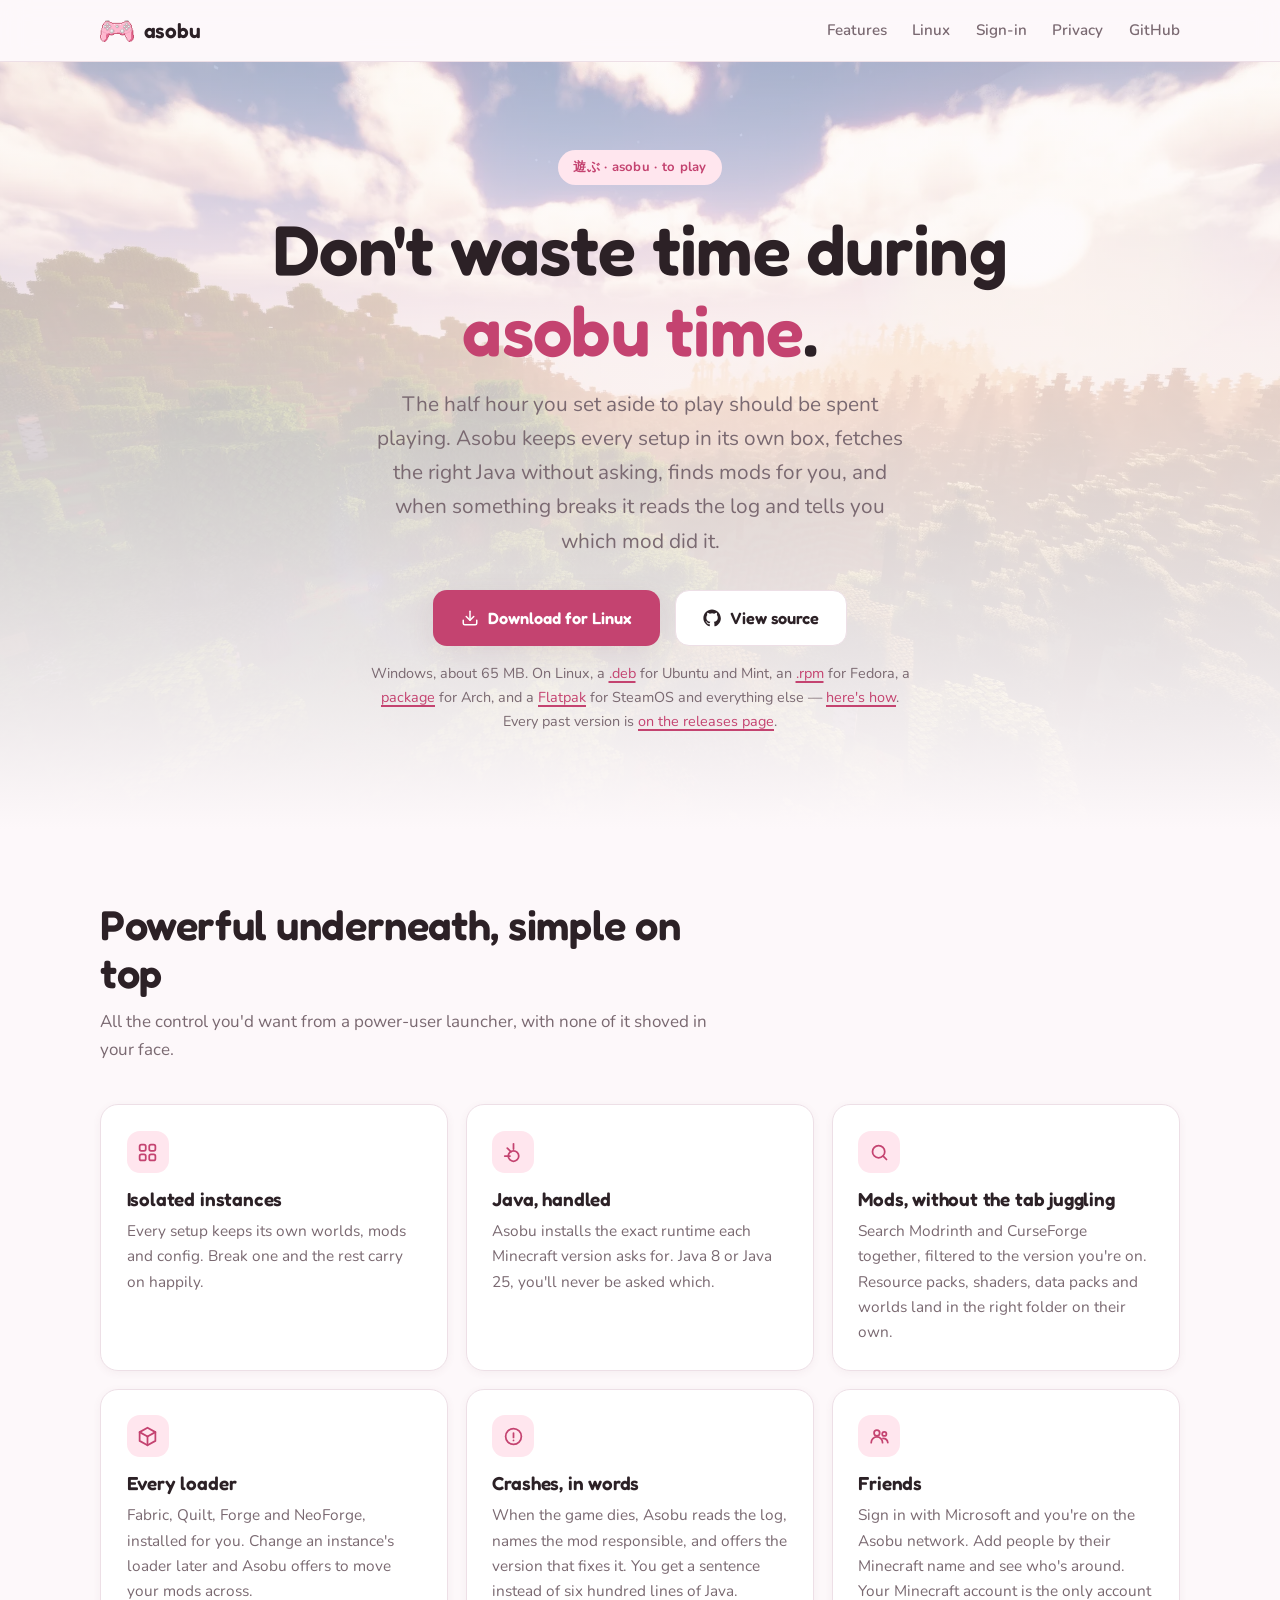
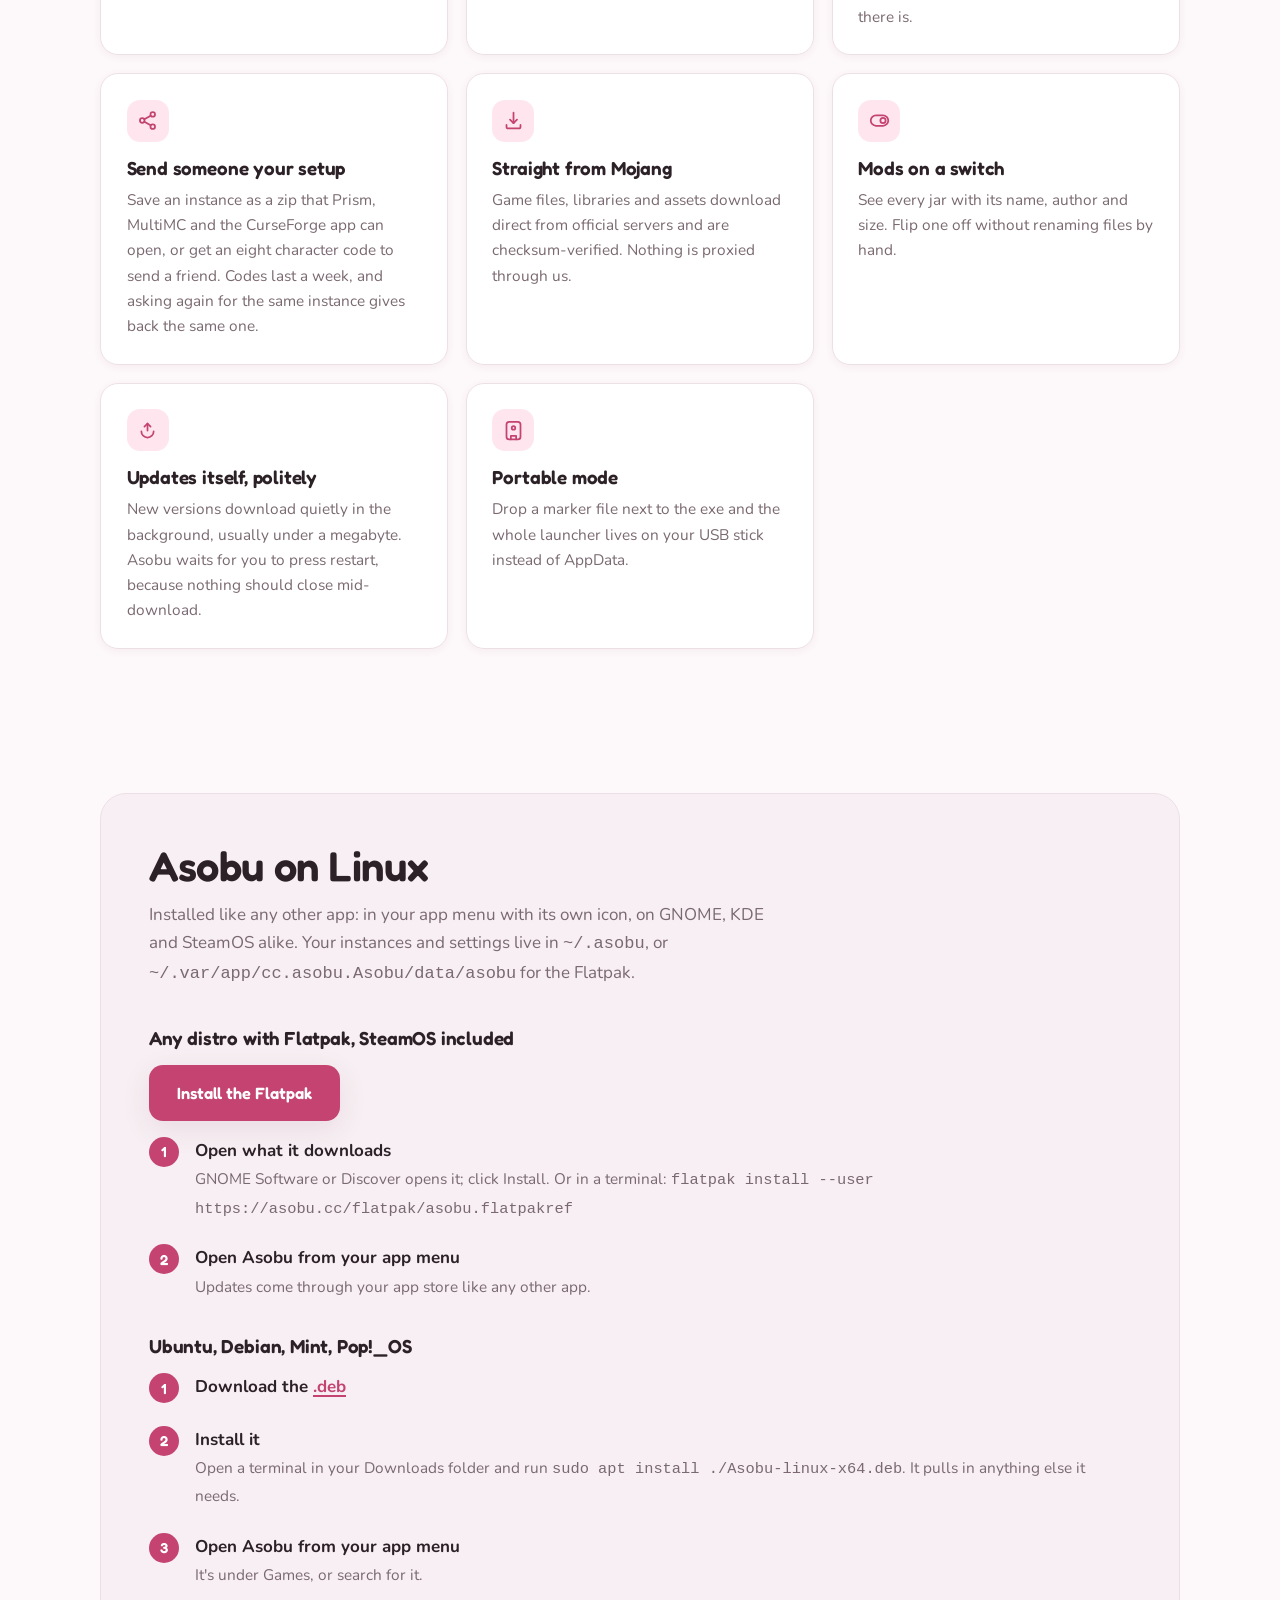
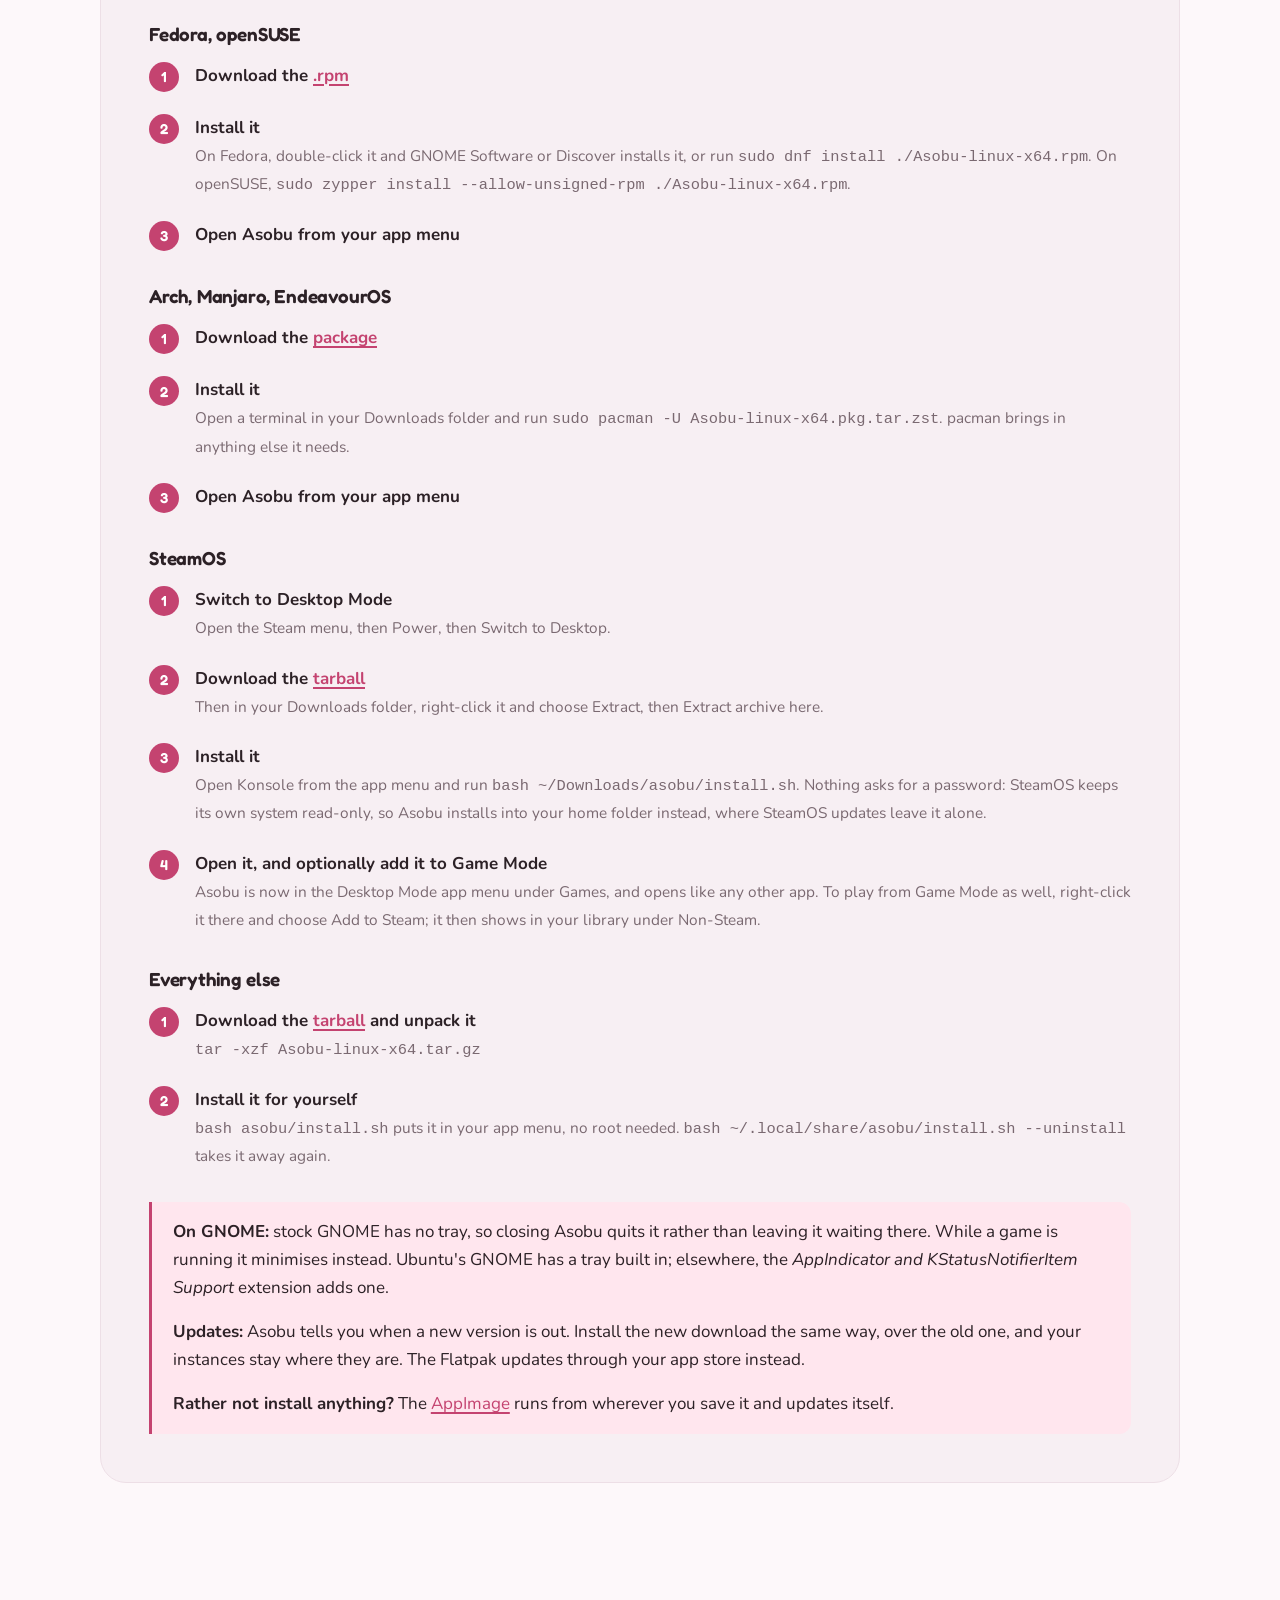
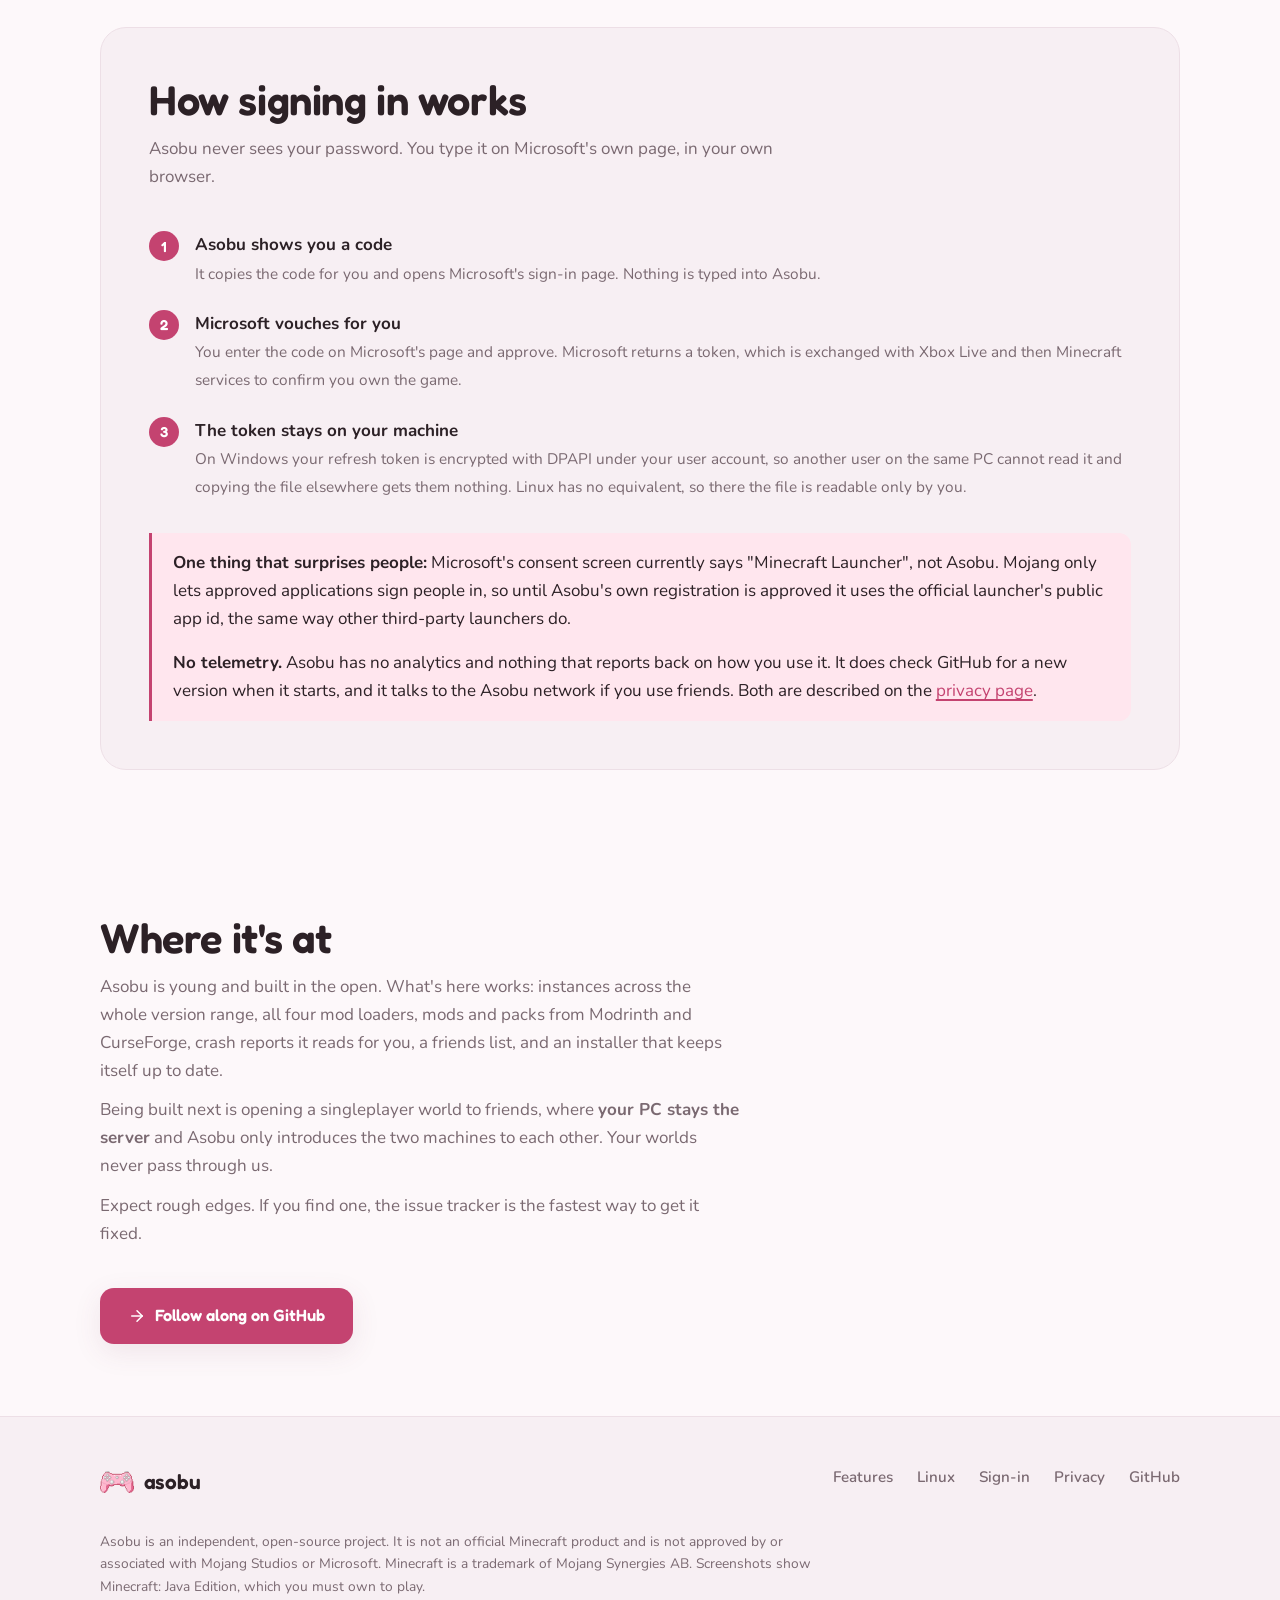
<file: docs/index.html>
<!doctype html>
<html lang="en">
<head>
<meta charset="utf-8">
<meta name="viewport" content="width=device-width, initial-scale=1">
<title>Asobu · a cute, capable Minecraft launcher</title>
<meta name="description" content="Asobu is a free, open-source Minecraft: Java Edition launcher for Windows and Linux. Isolated instances, every mod loader, mods from Modrinth and CurseForge, and crashes it explains instead of dumping on you.">
<meta property="og:title" content="Asobu · don't waste time during asobu time">
<meta property="og:description" content="Isolated instances, every mod loader, mods from Modrinth and CurseForge, and crashes explained in words. Free and open source.">
<meta property="og:type" content="website">
<link rel="stylesheet" href="style.css">
<link rel="icon" href="assets/asobu.png" type="image/png">
</head>
<body>

<div class="petals" aria-hidden="true">
  <span class="petal"></span><span class="petal"></span><span class="petal"></span><span class="petal"></span>
  <span class="petal"></span><span class="petal"></span><span class="petal"></span><span class="petal"></span>
</div>

<header class="site-header">
  <div class="wrap">
    <a class="brand" href="index.html">
      <span class="brand-mark" aria-hidden="true">
        <img src="assets/asobu.png" alt="" width="256" height="256" decoding="async">
      </span>
      <span class="brand-name">asobu</span>
    </a>
    <nav class="nav">
      <a href="#features">Features</a>
      <a href="#linux">Linux</a>
      <a href="#signin">Sign-in</a>
      <a href="privacy.html">Privacy</a>
      <a href="https://github.com/Slavik-85/asobu">GitHub</a>
    </nav>
  </div>
</header>

<main>

  <section class="hero">
    <div class="hero-art" aria-hidden="true">
      <img src="assets/hero.webp" alt="">
    </div>
    <div class="wrap">
      <span class="badge rise">遊ぶ · asobu · to play</span>
      <h1 class="rise">Don't waste time during<br><span class="accent">asobu time</span>.</h1>
      <p class="tagline rise">
        The half hour you set aside to play should be spent playing. Asobu keeps every setup in its
        own box, fetches the right Java without asking, finds mods for you, and when something breaks
        it reads the log and tells you which mod did it.
      </p>
      <div class="hero-actions rise">
        <a class="btn btn-primary" id="download-primary" href="https://github.com/Slavik-85/asobu/releases/latest/download/Asobu-win-Setup.exe">
          <svg viewBox="0 0 24 24" fill="none" stroke="currentColor" stroke-width="2" stroke-linecap="round" stroke-linejoin="round">
            <path d="M21 15v4a2 2 0 0 1-2 2H5a2 2 0 0 1-2-2v-4"/><polyline points="7 10 12 15 17 10"/><line x1="12" y1="15" x2="12" y2="3"/>
          </svg>
          Download for Windows
        </a>
        <a class="btn btn-ghost" href="https://github.com/Slavik-85/asobu">
          <svg viewBox="0 0 24 24" fill="currentColor"><path d="M12 .5C5.7.5.5 5.7.5 12c0 5.1 3.3 9.4 7.8 10.9.6.1.8-.2.8-.6v-2c-3.2.7-3.9-1.5-3.9-1.5-.5-1.3-1.3-1.7-1.3-1.7-1-.7.1-.7.1-.7 1.1.1 1.7 1.2 1.7 1.2 1 1.8 2.7 1.3 3.4 1 .1-.7.4-1.3.7-1.6-2.6-.3-5.3-1.3-5.3-5.8 0-1.3.5-2.3 1.2-3.1-.1-.3-.5-1.5.1-3.1 0 0 1-.3 3.3 1.2a11.4 11.4 0 0 1 6 0C17.4 4.7 18.4 5 18.4 5c.6 1.6.2 2.8.1 3.1.8.8 1.2 1.8 1.2 3.1 0 4.5-2.7 5.5-5.3 5.8.4.4.8 1.1.8 2.2v3.3c0 .4.2.7.8.6 4.6-1.5 7.8-5.8 7.8-10.9C23.5 5.7 18.3.5 12 .5z"/></svg>
          View source
        </a>
      </div>
      <p class="tagline rise" style="font-size:0.9rem;margin-top:1rem">
        Windows, about 65&nbsp;MB. On Linux, a
        <a href="https://github.com/Slavik-85/asobu/releases/latest/download/Asobu-linux-x64.deb">.deb</a> for Ubuntu and Mint, an
        <a href="https://github.com/Slavik-85/asobu/releases/latest/download/Asobu-linux-x64.rpm">.rpm</a> for Fedora, a
        <a href="https://github.com/Slavik-85/asobu/releases/latest/download/Asobu-linux-x64.pkg.tar.zst">package</a> for Arch, and a <a href="https://asobu.cc/flatpak/asobu.flatpakref">Flatpak</a> for SteamOS and everything else
        &mdash; <a href="#linux">here's how</a>.
        Every past version is <a href="https://github.com/Slavik-85/asobu/releases">on the releases page</a>.
      </p>
    </div>
  </section>

  <section id="features">
    <div class="wrap">
      <div class="section-head">
        <h2>Powerful underneath, simple on top</h2>
        <p>All the control you'd want from a power-user launcher, with none of it shoved in your face.</p>
      </div>

      <div class="grid">
        <article class="card">
          <div class="card-icon" aria-hidden="true">
            <svg viewBox="0 0 24 24" fill="none" stroke-width="2" stroke-linecap="round" stroke-linejoin="round"><rect x="3" y="3" width="7" height="7" rx="2"/><rect x="14" y="3" width="7" height="7" rx="2"/><rect x="3" y="14" width="7" height="7" rx="2"/><rect x="14" y="14" width="7" height="7" rx="2"/></svg>
          </div>
          <h3>Isolated instances</h3>
          <p>Every setup keeps its own worlds, mods and config. Break one and the rest carry on happily.</p>
        </article>

        <article class="card">
          <div class="card-icon" aria-hidden="true">
            <svg viewBox="0 0 24 24" fill="none" stroke-width="2" stroke-linecap="round" stroke-linejoin="round"><path d="M12 2v6"/><path d="m4.9 7 4.2 4.2"/><path d="M2 16h6"/><circle cx="12" cy="16" r="6"/></svg>
          </div>
          <h3>Java, handled</h3>
          <p>Asobu installs the exact runtime each Minecraft version asks for. Java 8 or Java 25, you'll never be asked which.</p>
        </article>

        <article class="card">
          <div class="card-icon" aria-hidden="true">
            <svg viewBox="0 0 24 24" fill="none" stroke-width="2" stroke-linecap="round" stroke-linejoin="round"><circle cx="11" cy="11" r="7"/><path d="m20 20-3.5-3.5"/></svg>
          </div>
          <h3>Mods, without the tab juggling</h3>
          <p>Search Modrinth and CurseForge together, filtered to the version you're on. Resource packs, shaders, data packs and worlds land in the right folder on their own.</p>
        </article>

        <article class="card">
          <div class="card-icon" aria-hidden="true">
            <svg viewBox="0 0 24 24" fill="none" stroke-width="2" stroke-linecap="round" stroke-linejoin="round"><path d="M12 2 3 7v10l9 5 9-5V7z"/><path d="M12 12 3 7"/><path d="m12 12 9-5"/><path d="M12 12v10"/></svg>
          </div>
          <h3>Every loader</h3>
          <p>Fabric, Quilt, Forge and NeoForge, installed for you. Change an instance's loader later and Asobu offers to move your mods across.</p>
        </article>

        <article class="card">
          <div class="card-icon" aria-hidden="true">
            <svg viewBox="0 0 24 24" fill="none" stroke-width="2" stroke-linecap="round" stroke-linejoin="round"><circle cx="12" cy="12" r="9"/><path d="M12 8v5"/><path d="M12 16.5v.01"/></svg>
          </div>
          <h3>Crashes, in words</h3>
          <p>When the game dies, Asobu reads the log, names the mod responsible, and offers the version that fixes it. You get a sentence instead of six hundred lines of Java.</p>
        </article>

        <article class="card">
          <div class="card-icon" aria-hidden="true">
            <svg viewBox="0 0 24 24" fill="none" stroke-width="2" stroke-linecap="round" stroke-linejoin="round"><circle cx="9" cy="8" r="3.2"/><path d="M2.5 19a6.5 6.5 0 0 1 13 0"/><circle cx="17.5" cy="9" r="2.4"/><path d="M16 14.2A5.6 5.6 0 0 1 21.5 19"/></svg>
          </div>
          <h3>Friends</h3>
          <p>Sign in with Microsoft and you're on the Asobu network. Add people by their Minecraft name and see who's around. Your Minecraft account is the only account there is.</p>
        </article>

        <article class="card">
          <div class="card-icon" aria-hidden="true">
            <svg viewBox="0 0 24 24" fill="none" stroke-width="2" stroke-linecap="round" stroke-linejoin="round"><circle cx="18" cy="5" r="2.6"/><circle cx="6" cy="12" r="2.6"/><circle cx="18" cy="19" r="2.6"/><path d="m8.4 10.7 7.2-4.2"/><path d="m8.4 13.3 7.2 4.2"/></svg>
          </div>
          <h3>Send someone your setup</h3>
          <p>Save an instance as a zip that Prism, MultiMC and the CurseForge app can open, or get an eight character code to send a friend. Codes last a week, and asking again for the same instance gives back the same one.</p>
        </article>

        <article class="card">
          <div class="card-icon" aria-hidden="true">
            <svg viewBox="0 0 24 24" fill="none" stroke-width="2" stroke-linecap="round" stroke-linejoin="round"><path d="M12 3v12"/><path d="m8 11 4 4 4-4"/><path d="M4 17v2a2 2 0 0 0 2 2h12a2 2 0 0 0 2-2v-2"/></svg>
          </div>
          <h3>Straight from Mojang</h3>
          <p>Game files, libraries and assets download direct from official servers and are checksum-verified. Nothing is proxied through us.</p>
        </article>

        <article class="card">
          <div class="card-icon" aria-hidden="true">
            <svg viewBox="0 0 24 24" fill="none" stroke-width="2" stroke-linecap="round" stroke-linejoin="round"><rect x="2" y="6" width="20" height="12" rx="6"/><circle cx="16" cy="12" r="3"/></svg>
          </div>
          <h3>Mods on a switch</h3>
          <p>See every jar with its name, author and size. Flip one off without renaming files by hand.</p>
        </article>

        <article class="card">
          <div class="card-icon" aria-hidden="true">
            <svg viewBox="0 0 24 24" fill="none" stroke-width="2" stroke-linecap="round" stroke-linejoin="round"><path d="M12 4v8"/><path d="m8.5 7.5 3.5-3.5 3.5 3.5"/><path d="M5 13a7 7 0 1 0 14 0"/></svg>
          </div>
          <h3>Updates itself, politely</h3>
          <p>New versions download quietly in the background, usually under a megabyte. Asobu waits for you to press restart, because nothing should close mid-download.</p>
        </article>

        <article class="card">
          <div class="card-icon" aria-hidden="true">
            <svg viewBox="0 0 24 24" fill="none" stroke-width="2" stroke-linecap="round" stroke-linejoin="round"><rect x="4" y="2" width="16" height="20" rx="3"/><path d="M9 22v-4h6v4"/><circle cx="12" cy="9" r="2"/></svg>
          </div>
          <h3>Portable mode</h3>
          <p>Drop a marker file next to the exe and the whole launcher lives on your USB stick instead of AppData.</p>
        </article>
      </div>
    </div>
  </section>

  <section id="linux">
    <div class="wrap">
      <div class="panel">
        <div class="section-head">
          <h2>Asobu on Linux</h2>
          <p>Installed like any other app: in your app menu with its own icon, on GNOME, KDE and SteamOS alike. Your instances and settings live in <code>~/.asobu</code>, or <code>~/.var/app/cc.asobu.Asobu/data/asobu</code> for the Flatpak.</p>
        </div>

        <h3 style="margin:0 0 1rem">Any distro with Flatpak, SteamOS included</h3>
        <p style="margin:0 0 1rem"><a class="btn btn-primary" href="https://asobu.cc/flatpak/asobu.flatpakref">Install the Flatpak</a></p>
        <ol class="steps">
          <li>
            <div>
              <strong>Open what it downloads</strong>
              <span>GNOME Software or Discover opens it; click Install. Or in a terminal: <code>flatpak install --user https://asobu.cc/flatpak/asobu.flatpakref</code></span>
            </div>
          </li>
          <li>
            <div>
              <strong>Open Asobu from your app menu</strong>
              <span>Updates come through your app store like any other app.</span>
            </div>
          </li>
        </ol>

        <h3 style="margin:2.2rem 0 1rem">Ubuntu, Debian, Mint, Pop!_OS</h3>
        <ol class="steps">
          <li>
            <div>
              <strong>Download the <a href="https://github.com/Slavik-85/asobu/releases/latest/download/Asobu-linux-x64.deb">.deb</a></strong>
            </div>
          </li>
          <li>
            <div>
              <strong>Install it</strong>
              <span>Open a terminal in your Downloads folder and run <code>sudo apt install ./Asobu-linux-x64.deb</code>. It pulls in anything else it needs.</span>
            </div>
          </li>
          <li>
            <div>
              <strong>Open Asobu from your app menu</strong>
              <span>It's under Games, or search for it.</span>
            </div>
          </li>
        </ol>

        <h3 style="margin:2.2rem 0 1rem">Fedora, openSUSE</h3>
        <ol class="steps">
          <li>
            <div>
              <strong>Download the <a href="https://github.com/Slavik-85/asobu/releases/latest/download/Asobu-linux-x64.rpm">.rpm</a></strong>
            </div>
          </li>
          <li>
            <div>
              <strong>Install it</strong>
              <span>On Fedora, double-click it and GNOME Software or Discover installs it, or run <code>sudo dnf install ./Asobu-linux-x64.rpm</code>. On openSUSE, <code>sudo zypper install --allow-unsigned-rpm ./Asobu-linux-x64.rpm</code>.</span>
            </div>
          </li>
          <li>
            <div>
              <strong>Open Asobu from your app menu</strong>
            </div>
          </li>
        </ol>

        <h3 style="margin:2.2rem 0 1rem">Arch, Manjaro, EndeavourOS</h3>
        <ol class="steps">
          <li>
            <div>
              <strong>Download the <a href="https://github.com/Slavik-85/asobu/releases/latest/download/Asobu-linux-x64.pkg.tar.zst">package</a></strong>
            </div>
          </li>
          <li>
            <div>
              <strong>Install it</strong>
              <span>Open a terminal in your Downloads folder and run <code>sudo pacman -U Asobu-linux-x64.pkg.tar.zst</code>. pacman brings in anything else it needs.</span>
            </div>
          </li>
          <li>
            <div>
              <strong>Open Asobu from your app menu</strong>
            </div>
          </li>
        </ol>

        <h3 style="margin:2.2rem 0 1rem">SteamOS</h3>
        <ol class="steps">
          <li>
            <div>
              <strong>Switch to Desktop Mode</strong>
              <span>Open the Steam menu, then Power, then Switch to Desktop.</span>
            </div>
          </li>
          <li>
            <div>
              <strong>Download the <a href="https://github.com/Slavik-85/asobu/releases/latest/download/Asobu-linux-x64.tar.gz">tarball</a></strong>
              <span>Then in your Downloads folder, right-click it and choose Extract, then Extract archive here.</span>
            </div>
          </li>
          <li>
            <div>
              <strong>Install it</strong>
              <span>Open Konsole from the app menu and run <code>bash ~/Downloads/asobu/install.sh</code>. Nothing asks for a password: SteamOS keeps its own system read-only, so Asobu installs into your home folder instead, where SteamOS updates leave it alone.</span>
            </div>
          </li>
          <li>
            <div>
              <strong>Open it, and optionally add it to Game Mode</strong>
              <span>Asobu is now in the Desktop Mode app menu under Games, and opens like any other app. To play from Game Mode as well, right-click it there and choose Add to Steam; it then shows in your library under Non-Steam.</span>
            </div>
          </li>
        </ol>

        <h3 style="margin:2.2rem 0 1rem">Everything else</h3>
        <ol class="steps">
          <li>
            <div>
              <strong>Download the <a href="https://github.com/Slavik-85/asobu/releases/latest/download/Asobu-linux-x64.tar.gz">tarball</a> and unpack it</strong>
              <span><code>tar -xzf Asobu-linux-x64.tar.gz</code></span>
            </div>
          </li>
          <li>
            <div>
              <strong>Install it for yourself</strong>
              <span><code>bash asobu/install.sh</code> puts it in your app menu, no root needed. <code>bash ~/.local/share/asobu/install.sh --uninstall</code> takes it away again.</span>
            </div>
          </li>
        </ol>

        <div class="note" style="margin-top:2rem">
          <p><strong>On GNOME:</strong> stock GNOME has no tray, so closing Asobu quits it rather than leaving it waiting there. While a game is running it minimises instead. Ubuntu's GNOME has a tray built in; elsewhere, the <em>AppIndicator and KStatusNotifierItem Support</em> extension adds one.</p>
          <p><strong>Updates:</strong> Asobu tells you when a new version is out. Install the new download the same way, over the old one, and your instances stay where they are. The Flatpak updates through your app store instead.</p>
          <p><strong>Rather not install anything?</strong> The <a href="https://github.com/Slavik-85/asobu/releases/latest/download/Asobu.AppImage">AppImage</a> runs from wherever you save it and updates itself.</p>
        </div>
      </div>
    </div>
  </section>

  <section id="signin">
    <div class="wrap">
      <div class="panel">
        <div class="section-head">
          <h2>How signing in works</h2>
          <p>Asobu never sees your password. You type it on Microsoft's own page, in your own browser.</p>
        </div>

        <ol class="steps">
          <li>
            <div>
              <strong>Asobu shows you a code</strong>
              <span>It copies the code for you and opens Microsoft's sign-in page. Nothing is typed into Asobu.</span>
            </div>
          </li>
          <li>
            <div>
              <strong>Microsoft vouches for you</strong>
              <span>You enter the code on Microsoft's page and approve. Microsoft returns a token, which is exchanged with Xbox Live and then Minecraft services to confirm you own the game.</span>
            </div>
          </li>
          <li>
            <div>
              <strong>The token stays on your machine</strong>
              <span>On Windows your refresh token is encrypted with DPAPI under your user account, so another user on the same PC cannot read it and copying the file elsewhere gets them nothing. Linux has no equivalent, so there the file is readable only by you.</span>
            </div>
          </li>
        </ol>

        <div class="note" style="margin-top:2rem">
          <p><strong>One thing that surprises people:</strong> Microsoft's consent screen currently says "Minecraft Launcher", not Asobu. Mojang only lets approved applications sign people in, so until Asobu's own registration is approved it uses the official launcher's public app id, the same way other third-party launchers do.</p>
          <p><strong>No telemetry.</strong> Asobu has no analytics and nothing that reports back on how you use it. It does check GitHub for a new version when it starts, and it talks to the Asobu network if you use friends. Both are described on the <a href="privacy.html">privacy page</a>.</p>
        </div>
      </div>
    </div>
  </section>

  <section id="status">
    <div class="wrap">
      <div class="section-head">
        <h2>Where it's at</h2>
        <p>
          Asobu is young and built in the open. What's here works: instances across the whole version
          range, all four mod loaders, mods and packs from Modrinth and CurseForge, crash reports it
          reads for you, a friends list, and an installer that keeps itself up to date.
        </p>
        <p>
          Being built next is opening a singleplayer world to friends, where <strong>your PC stays the
          server</strong> and Asobu only introduces the two machines to each other. Your worlds never
          pass through us.
        </p>
        <p>
          Expect rough edges. If you find one, the issue tracker is the fastest way to get it fixed.
        </p>
      </div>
      <a class="btn btn-primary" href="https://github.com/Slavik-85/asobu">
        <svg viewBox="0 0 24 24" fill="none" stroke="currentColor" stroke-width="2" stroke-linecap="round" stroke-linejoin="round"><path d="M5 12h14"/><path d="m12 5 7 7-7 7"/></svg>
        Follow along on GitHub
      </a>
    </div>
  </section>

</main>

<footer class="site-footer">
  <div class="wrap">
    <div class="footer-top">
      <a class="brand" href="index.html">
        <span class="brand-mark" aria-hidden="true">
          <img src="assets/asobu.png" alt="" width="256" height="256" decoding="async">
        </span>
        <span class="brand-name">asobu</span>
      </a>
      <nav class="footer-links">
        <a href="#features">Features</a>
        <a href="#linux">Linux</a>
        <a href="#signin">Sign-in</a>
        <a href="privacy.html">Privacy</a>
        <a href="https://github.com/Slavik-85/asobu">GitHub</a>
      </nav>
    </div>
    <p class="disclaimer">
      Asobu is an independent, open-source project. It is not an official Minecraft product and is not
      approved by or associated with Mojang Studios or Microsoft. Minecraft is a trademark of Mojang
      Synergies AB. Screenshots show Minecraft: Java Edition, which you must own to play.
    </p>
  </div>
</footer>

<script>
  // On Linux the big button says so, and goes to the Linux downloads rather than Setup.exe.
  if (/Linux/.test(navigator.userAgent) && !/Android/.test(navigator.userAgent)) {
    const button = document.getElementById('download-primary');
    button.href = '#linux';
    button.lastChild.textContent = ' Download for Linux';
  }
</script>
</body>
</html>
</file>
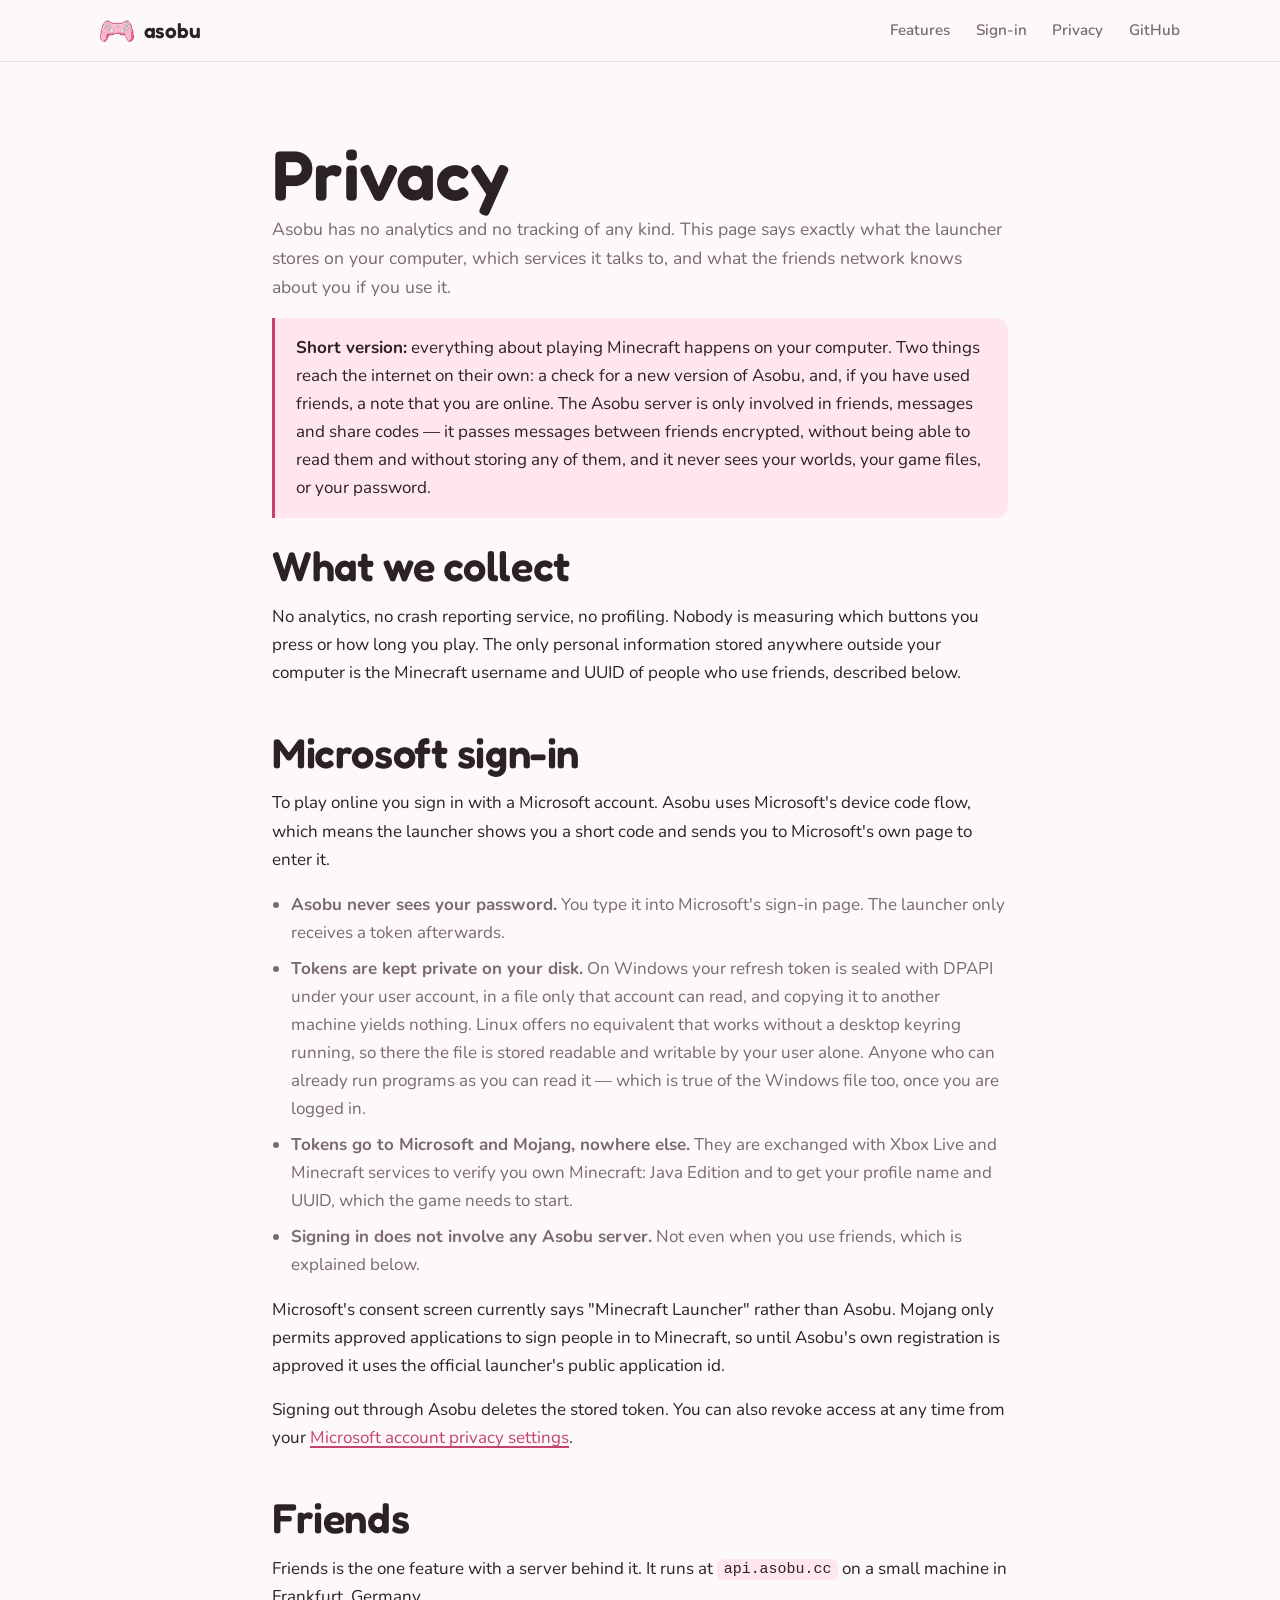
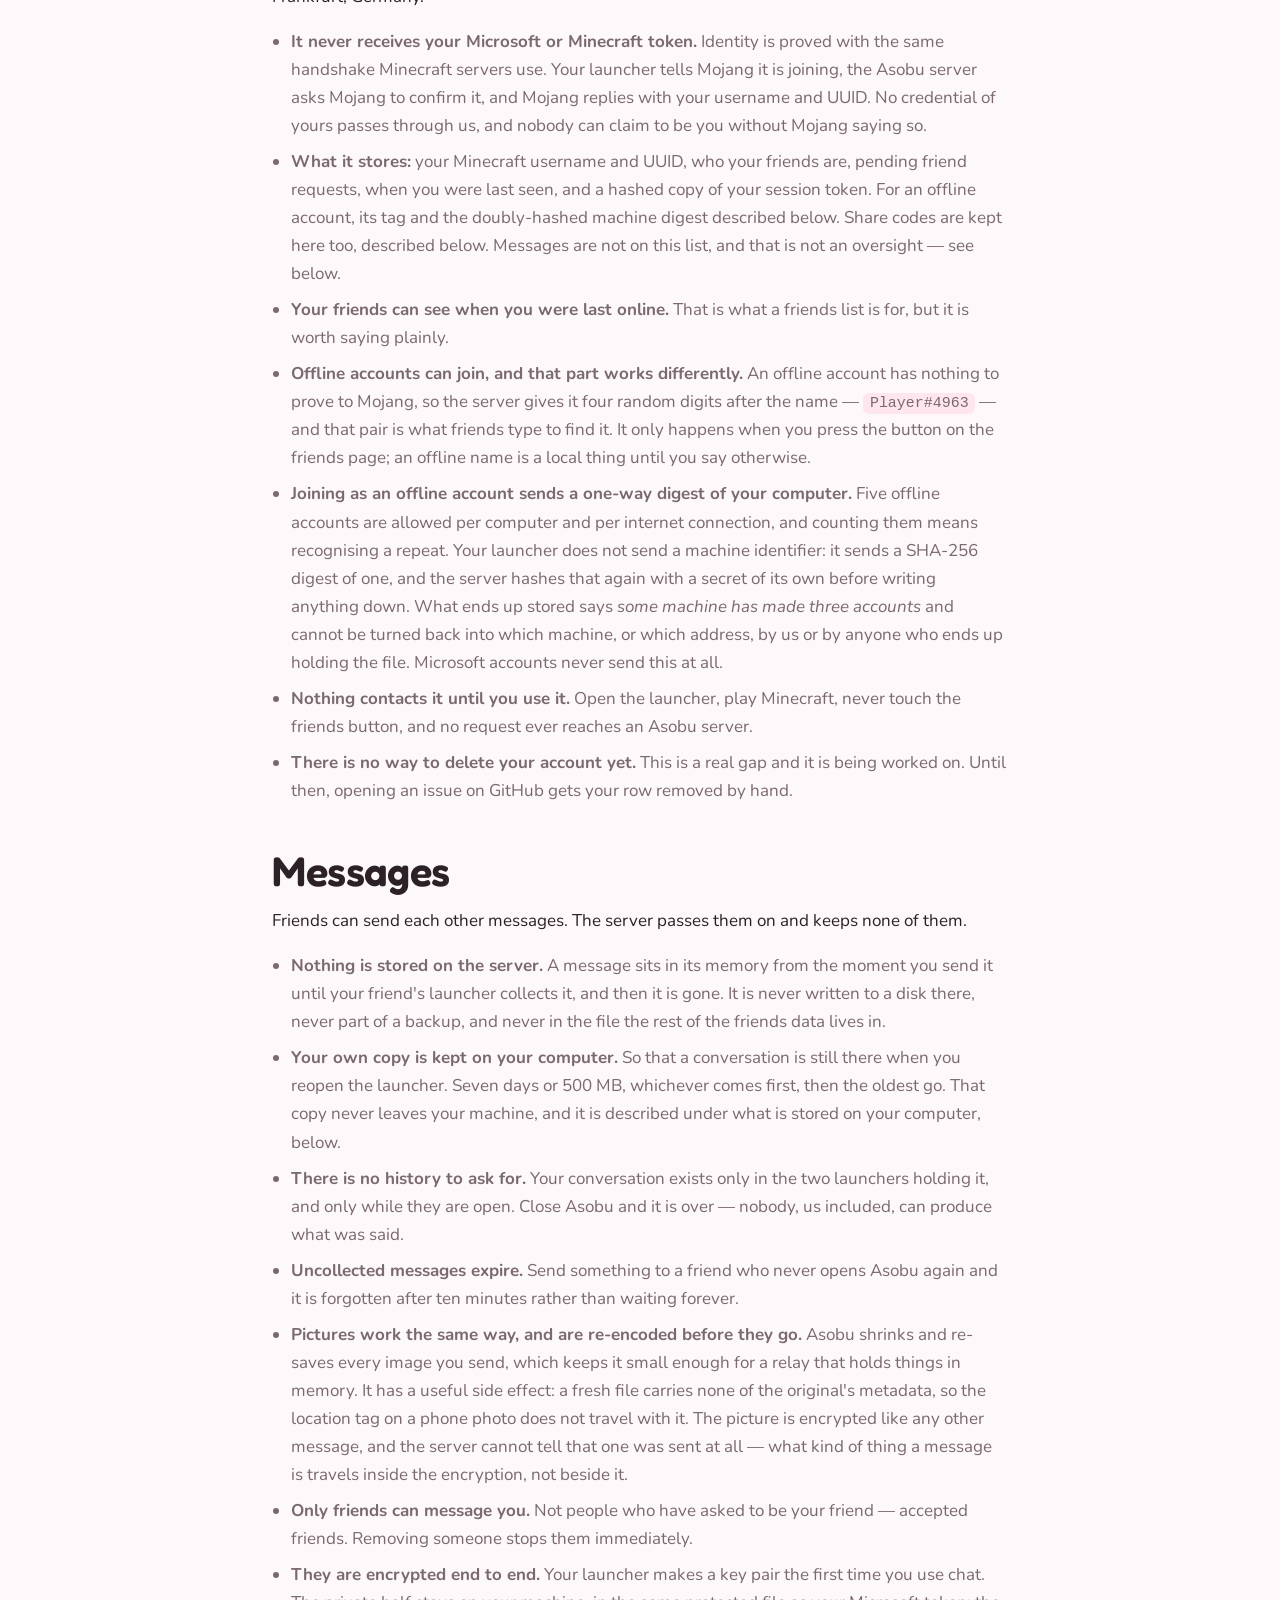
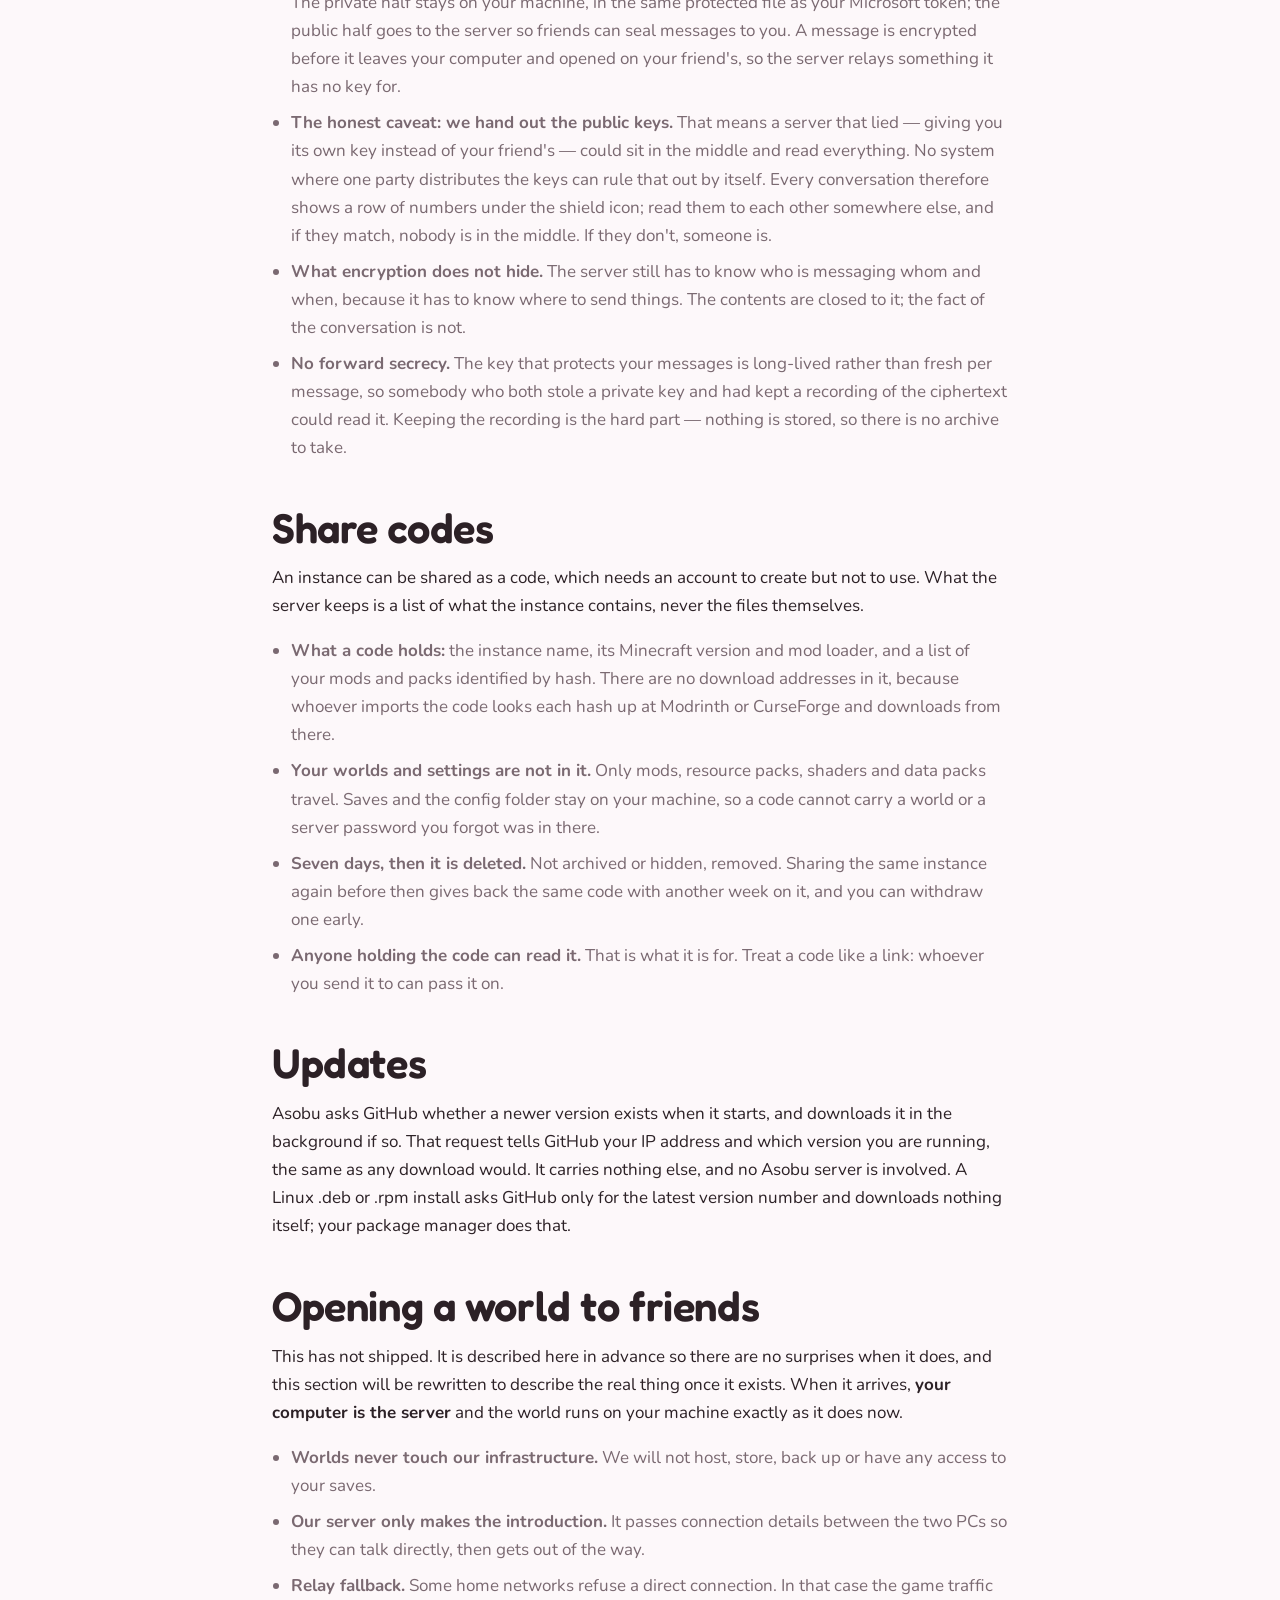
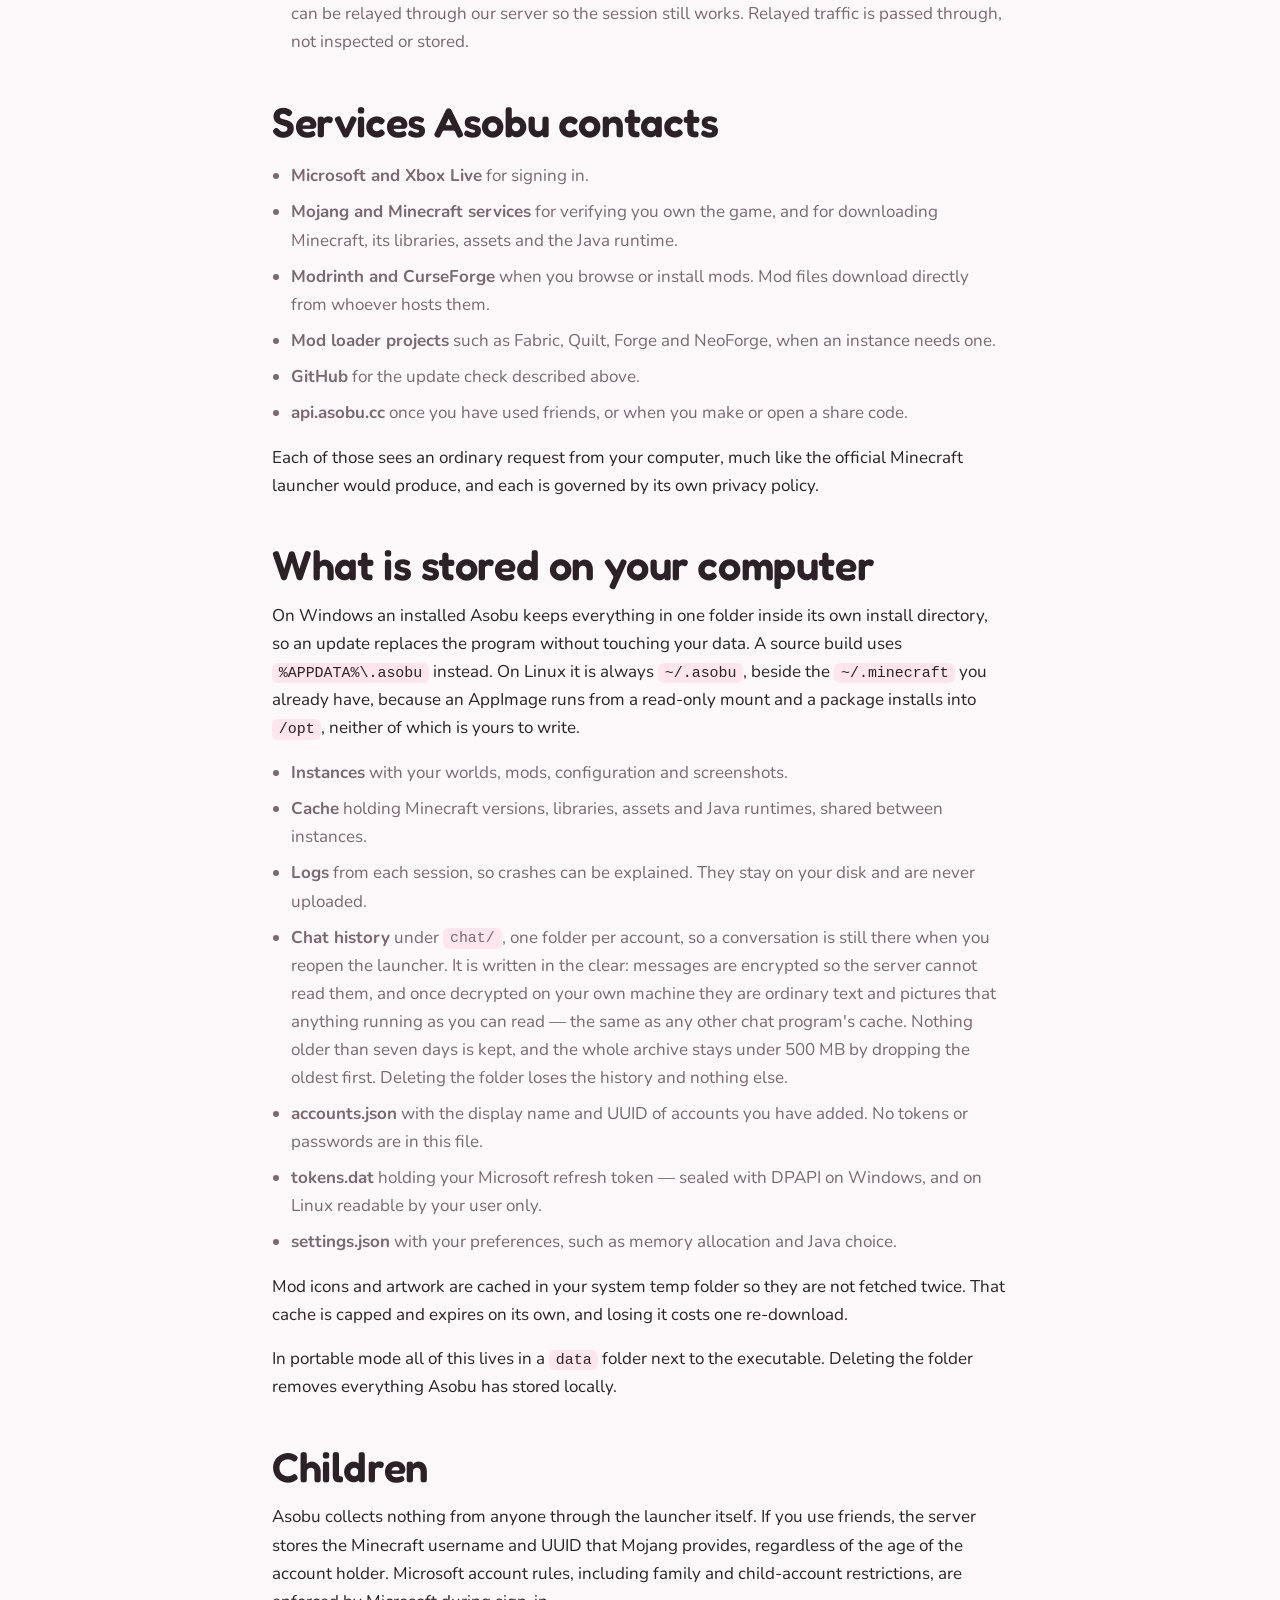
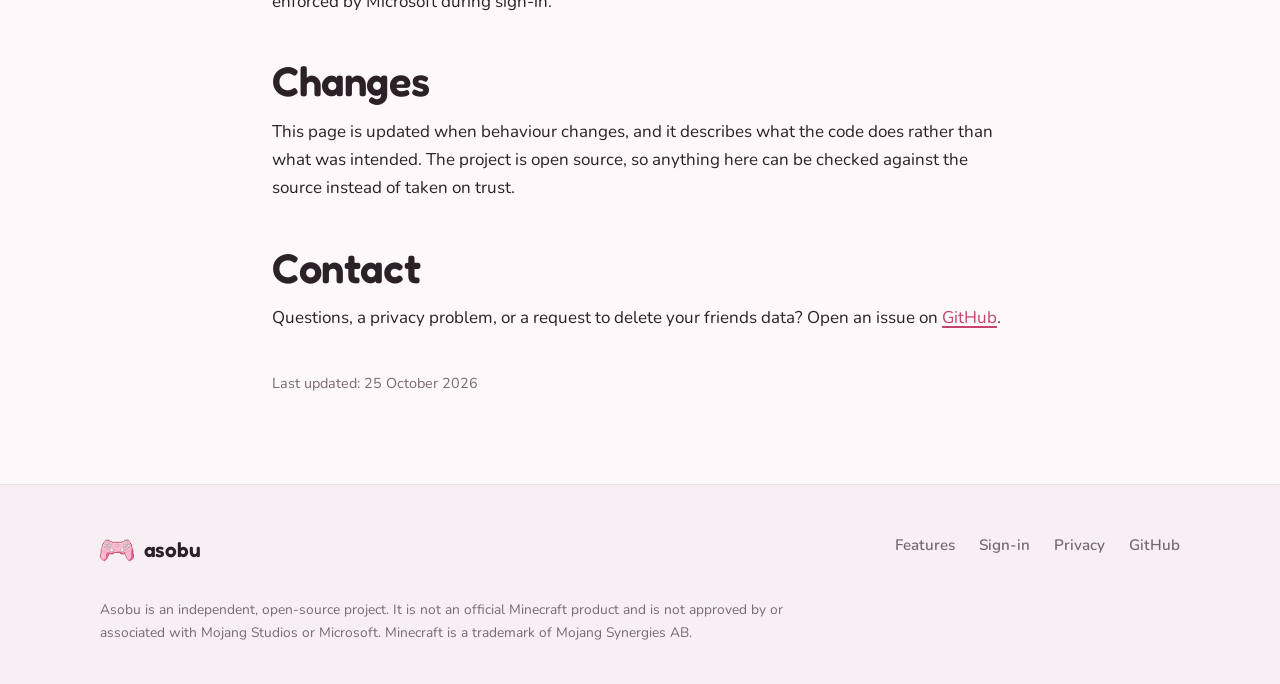
<file: docs/privacy.html>
﻿<!doctype html>
<html lang="en">
<head>
<meta charset="utf-8">
<meta name="viewport" content="width=device-width, initial-scale=1">
<title>Privacy · Asobu</title>
<meta name="description" content="Asobu has no analytics and no tracking. Here is exactly what the launcher stores, who it talks to, and what the friends network knows about you.">
<link rel="stylesheet" href="style.css">
<link rel="icon" href="assets/asobu.png" type="image/png">
</head>
<body>

<div class="petals" aria-hidden="true">
  <span class="petal"></span><span class="petal"></span><span class="petal"></span><span class="petal"></span>
  <span class="petal"></span><span class="petal"></span><span class="petal"></span><span class="petal"></span>
</div>

<header class="site-header">
  <div class="wrap">
    <a class="brand" href="index.html">
      <span class="brand-mark" aria-hidden="true">
        <img src="assets/asobu.png" alt="" width="256" height="256" decoding="async">
      </span>
      <span class="brand-name">asobu</span>
    </a>
    <nav class="nav">
      <a href="index.html#features">Features</a>
      <a href="index.html#signin">Sign-in</a>
      <a href="privacy.html">Privacy</a>
      <a href="https://github.com/Slavik-85/asobu">GitHub</a>
    </nav>
  </div>
</header>

<main>
  <section>
    <div class="wrap prose">
      <h1>Privacy</h1>
      <p class="lede">
        Asobu has no analytics and no tracking of any kind. This page says exactly what the launcher
        stores on your computer, which services it talks to, and what the friends network knows about
        you if you use it.
      </p>

      <div class="note">
        <p><strong>Short version:</strong> everything about playing Minecraft happens on your computer. Two things reach the internet on their own: a check for a new version of Asobu, and, if you have used friends, a note that you are online. The Asobu server is only involved in friends, messages and share codes — it passes messages between friends encrypted, without being able to read them and without storing any of them, and it never sees your worlds, your game files, or your password.</p>
      </div>

      <h2>What we collect</h2>
      <p>
        No analytics, no crash reporting service, no profiling. Nobody is measuring which buttons you
        press or how long you play. The only personal information stored anywhere outside your computer
        is the Minecraft username and UUID of people who use friends, described below.
      </p>

      <h2>Microsoft sign-in</h2>
      <p>
        To play online you sign in with a Microsoft account. Asobu uses Microsoft's device code flow,
        which means the launcher shows you a short code and sends you to Microsoft's own page to enter it.
      </p>
      <ul>
        <li><strong>Asobu never sees your password.</strong> You type it into Microsoft's sign-in page. The launcher only receives a token afterwards.</li>
        <li><strong>Tokens are kept private on your disk.</strong> On Windows your refresh token is sealed with DPAPI under your user account, in a file only that account can read, and copying it to another machine yields nothing. Linux offers no equivalent that works without a desktop keyring running, so there the file is stored readable and writable by your user alone. Anyone who can already run programs as you can read it — which is true of the Windows file too, once you are logged in.</li>
        <li><strong>Tokens go to Microsoft and Mojang, nowhere else.</strong> They are exchanged with Xbox Live and Minecraft services to verify you own Minecraft: Java Edition and to get your profile name and UUID, which the game needs to start.</li>
        <li><strong>Signing in does not involve any Asobu server.</strong> Not even when you use friends, which is explained below.</li>
      </ul>
      <p>
        Microsoft's consent screen currently says "Minecraft Launcher" rather than Asobu. Mojang only
        permits approved applications to sign people in to Minecraft, so until Asobu's own registration
        is approved it uses the official launcher's public application id.
      </p>
      <p>
        Signing out through Asobu deletes the stored token. You can also revoke access at any time from
        your <a href="https://account.live.com/consent/Manage">Microsoft account privacy settings</a>.
      </p>

      <h2>Friends</h2>
      <p>
        Friends is the one feature with a server behind it. It runs at
        <code>api.asobu.cc</code> on a small machine in Frankfurt, Germany.
      </p>
      <ul>
        <li>
          <strong>It never receives your Microsoft or Minecraft token.</strong> Identity is proved with
          the same handshake Minecraft servers use. Your launcher tells Mojang it is joining, the Asobu
          server asks Mojang to confirm it, and Mojang replies with your username and UUID. No credential
          of yours passes through us, and nobody can claim to be you without Mojang saying so.
        </li>
        <li>
          <strong>What it stores:</strong> your Minecraft username and UUID, who your friends are,
          pending friend requests, when you were last seen, and a hashed copy of your session token.
          For an offline account, its tag and the doubly-hashed machine digest described below.
          Share codes are kept here too, described below. Messages are not on this list, and that is
          not an oversight — see below.
        </li>
        <li>
          <strong>Your friends can see when you were last online.</strong> That is what a friends list is
          for, but it is worth saying plainly.
        </li>
        <li>
          <strong>Offline accounts can join, and that part works differently.</strong> An offline account
          has nothing to prove to Mojang, so the server gives it four random digits after the name —
          <code>Player#4963</code> — and that pair is what friends type to find it. It only happens when
          you press the button on the friends page; an offline name is a local thing until you say
          otherwise.
        </li>
        <li>
          <strong>Joining as an offline account sends a one-way digest of your computer.</strong> Five
          offline accounts are allowed per computer and per internet connection, and counting them means
          recognising a repeat. Your launcher does not send a machine identifier: it sends a SHA-256
          digest of one, and the server hashes that again with a secret of its own before writing
          anything down. What ends up stored says <em>some machine has made three accounts</em> and
          cannot be turned back into which machine, or which address, by us or by anyone who ends up
          holding the file. Microsoft accounts never send this at all.
        </li>
        <li>
          <strong>Nothing contacts it until you use it.</strong> Open the launcher, play Minecraft, never
          touch the friends button, and no request ever reaches an Asobu server.
        </li>
        <li>
          <strong>There is no way to delete your account yet.</strong> This is a real gap and it is being
          worked on. Until then, opening an issue on GitHub gets your row removed by hand.
        </li>
      </ul>

      <h2>Messages</h2>
      <p>
        Friends can send each other messages. The server passes them on and keeps none of them.
      </p>
      <ul>
        <li>
          <strong>Nothing is stored on the server.</strong> A message sits in its memory from the moment
          you send it until your friend's launcher collects it, and then it is gone. It is never written
          to a disk there, never part of a backup, and never in the file the rest of the friends data
          lives in.
        </li>
        <li>
          <strong>Your own copy is kept on your computer.</strong> So that a conversation is still there
          when you reopen the launcher. Seven days or 500 MB, whichever comes first, then the oldest go.
          That copy never leaves your machine, and it is described under what is stored on your computer,
          below.
        </li>
        <li>
          <strong>There is no history to ask for.</strong> Your conversation exists only in the two
          launchers holding it, and only while they are open. Close Asobu and it is over — nobody, us
          included, can produce what was said.
        </li>
        <li>
          <strong>Uncollected messages expire.</strong> Send something to a friend who never opens Asobu
          again and it is forgotten after ten minutes rather than waiting forever.
        </li>
        <li>
          <strong>Pictures work the same way, and are re-encoded before they go.</strong> Asobu shrinks
          and re-saves every image you send, which keeps it small enough for a relay that holds things
          in memory. It has a useful side effect: a fresh file carries none of the original's metadata,
          so the location tag on a phone photo does not travel with it. The picture is encrypted like
          any other message, and the server cannot tell that one was sent at all — what kind of thing a
          message is travels inside the encryption, not beside it.
        </li>
        <li>
          <strong>Only friends can message you.</strong> Not people who have asked to be your friend —
          accepted friends. Removing someone stops them immediately.
        </li>
        <li>
          <strong>They are encrypted end to end.</strong> Your launcher makes a key pair the first time
          you use chat. The private half stays on your machine, in the same protected file as your
          Microsoft token; the public half goes to the server so friends can seal messages to you. A
          message is encrypted before it leaves your computer and opened on your friend's, so the
          server relays something it has no key for.
        </li>
        <li>
          <strong>The honest caveat: we hand out the public keys.</strong> That means a server that
          lied — giving you its own key instead of your friend's — could sit in the middle and read
          everything. No system where one party distributes the keys can rule that out by itself. Every
          conversation therefore shows a row of numbers under the shield icon; read them to each other
          somewhere else, and if they match, nobody is in the middle. If they don't, someone is.
        </li>
        <li>
          <strong>What encryption does not hide.</strong> The server still has to know who is messaging
          whom and when, because it has to know where to send things. The contents are closed to it;
          the fact of the conversation is not.
        </li>
        <li>
          <strong>No forward secrecy.</strong> The key that protects your messages is long-lived rather
          than fresh per message, so somebody who both stole a private key and had kept a recording of
          the ciphertext could read it. Keeping the recording is the hard part — nothing is stored, so
          there is no archive to take.
        </li>
      </ul>

      <h2>Share codes</h2>
      <p>
        An instance can be shared as a code, which needs an account to create but not to use. What the
        server keeps is a list of what the instance contains, never the files themselves.
      </p>
      <ul>
        <li>
          <strong>What a code holds:</strong> the instance name, its Minecraft version and mod loader,
          and a list of your mods and packs identified by hash. There are no download addresses in it,
          because whoever imports the code looks each hash up at Modrinth or CurseForge and downloads
          from there.
        </li>
        <li>
          <strong>Your worlds and settings are not in it.</strong> Only mods, resource packs, shaders
          and data packs travel. Saves and the config folder stay on your machine, so a code cannot
          carry a world or a server password you forgot was in there.
        </li>
        <li>
          <strong>Seven days, then it is deleted.</strong> Not archived or hidden, removed. Sharing the
          same instance again before then gives back the same code with another week on it, and you can
          withdraw one early.
        </li>
        <li>
          <strong>Anyone holding the code can read it.</strong> That is what it is for. Treat a code
          like a link: whoever you send it to can pass it on.
        </li>
      </ul>

      <h2>Updates</h2>
      <p>
        Asobu asks GitHub whether a newer version exists when it starts, and downloads it in the
        background if so. That request tells GitHub your IP address and which version you are running,
        the same as any download would. It carries nothing else, and no Asobu server is involved.
        A Linux .deb or .rpm install asks GitHub only for the latest version number and downloads
        nothing itself; your package manager does that.
      </p>

      <h2>Opening a world to friends</h2>
      <p>
        This has not shipped. It is described here in advance so there are no surprises when it does, and
        this section will be rewritten to describe the real thing once it exists. When it arrives,
        <strong>your computer is the server</strong> and the world runs on your machine exactly as it
        does now.
      </p>
      <ul>
        <li><strong>Worlds never touch our infrastructure.</strong> We will not host, store, back up or have any access to your saves.</li>
        <li><strong>Our server only makes the introduction.</strong> It passes connection details between the two PCs so they can talk directly, then gets out of the way.</li>
        <li><strong>Relay fallback.</strong> Some home networks refuse a direct connection. In that case the game traffic can be relayed through our server so the session still works. Relayed traffic is passed through, not inspected or stored.</li>
      </ul>

      <h2>Services Asobu contacts</h2>
      <ul>
        <li><strong>Microsoft and Xbox Live</strong> for signing in.</li>
        <li><strong>Mojang and Minecraft services</strong> for verifying you own the game, and for downloading Minecraft, its libraries, assets and the Java runtime.</li>
        <li><strong>Modrinth and CurseForge</strong> when you browse or install mods. Mod files download directly from whoever hosts them.</li>
        <li><strong>Mod loader projects</strong> such as Fabric, Quilt, Forge and NeoForge, when an instance needs one.</li>
        <li><strong>GitHub</strong> for the update check described above.</li>
        <li><strong>api.asobu.cc</strong> once you have used friends, or when you make or open a share code.</li>
      </ul>
      <p>
        Each of those sees an ordinary request from your computer, much like the official Minecraft
        launcher would produce, and each is governed by its own privacy policy.
      </p>

      <h2>What is stored on your computer</h2>
      <p>
        On Windows an installed Asobu keeps everything in one folder inside its own install directory,
        so an update replaces the program without touching your data. A source build uses
        <code>%APPDATA%\.asobu</code> instead. On Linux it is always <code>~/.asobu</code>, beside the
        <code>~/.minecraft</code> you already have, because an AppImage runs from a read-only mount and a
        package installs into <code>/opt</code>, neither of which is yours to write.
      </p>
      <ul>
        <li><strong>Instances</strong> with your worlds, mods, configuration and screenshots.</li>
        <li><strong>Cache</strong> holding Minecraft versions, libraries, assets and Java runtimes, shared between instances.</li>
        <li><strong>Logs</strong> from each session, so crashes can be explained. They stay on your disk and are never uploaded.</li>
        <li><strong>Chat history</strong> under <code>chat/</code>, one folder per account, so a conversation is still there when you reopen the launcher. It is written in the clear: messages are encrypted so the server cannot read them, and once decrypted on your own machine they are ordinary text and pictures that anything running as you can read — the same as any other chat program's cache. Nothing older than seven days is kept, and the whole archive stays under 500 MB by dropping the oldest first. Deleting the folder loses the history and nothing else.</li>
        <li><strong>accounts.json</strong> with the display name and UUID of accounts you have added. No tokens or passwords are in this file.</li>
        <li><strong>tokens.dat</strong> holding your Microsoft refresh token — sealed with DPAPI on Windows, and on Linux readable by your user only.</li>
        <li><strong>settings.json</strong> with your preferences, such as memory allocation and Java choice.</li>
      </ul>
      <p>
        Mod icons and artwork are cached in your system temp folder so they are not fetched twice. That
        cache is capped and expires on its own, and losing it costs one re-download.
      </p>
      <p>
        In portable mode all of this lives in a <code>data</code> folder next to the executable. Deleting
        the folder removes everything Asobu has stored locally.
      </p>

      <h2>Children</h2>
      <p>
        Asobu collects nothing from anyone through the launcher itself. If you use friends, the server
        stores the Minecraft username and UUID that Mojang provides, regardless of the age of the account
        holder. Microsoft account rules, including family and child-account restrictions, are enforced by
        Microsoft during sign-in.
      </p>

      <h2>Changes</h2>
      <p>
        This page is updated when behaviour changes, and it describes what the code does rather than what
        was intended. The project is open source, so anything here can be checked against the source
        instead of taken on trust.
      </p>

      <h2>Contact</h2>
      <p>
        Questions, a privacy problem, or a request to delete your friends data? Open an issue on
        <a href="https://github.com/Slavik-85/asobu/issues">GitHub</a>.
      </p>

      <p style="color:var(--muted);font-size:0.9rem;margin-top:2.5rem">Last updated: 25 October 2026</p>
    </div>
  </section>
</main>

<footer class="site-footer">
  <div class="wrap">
    <div class="footer-top">
      <a class="brand" href="index.html">
        <span class="brand-mark" aria-hidden="true">
          <img src="assets/asobu.png" alt="" width="256" height="256" decoding="async">
        </span>
        <span class="brand-name">asobu</span>
      </a>
      <nav class="footer-links">
        <a href="index.html#features">Features</a>
        <a href="index.html#signin">Sign-in</a>
        <a href="privacy.html">Privacy</a>
        <a href="https://github.com/Slavik-85/asobu">GitHub</a>
      </nav>
    </div>
    <p class="disclaimer">
      Asobu is an independent, open-source project. It is not an official Minecraft product and is not
      approved by or associated with Mojang Studios or Microsoft. Minecraft is a trademark of Mojang
      Synergies AB.
    </p>
  </div>
</footer>

</body>
</html>
</file>
<file: docs/style.css>
/* ==========================================================================
   Asobu — sakura theme
   Palette is lifted straight from the launcher so the site and the app read as
   one product. Accent is deliberately deeper than blossom pink so white text on
   it clears WCAG AA; the soft petal tint lives in --accent-soft.
   ========================================================================== */

@import url('https://fonts.googleapis.com/css2?family=Fredoka:wght@400;500;600;700&family=Nunito:wght@400;500;600;700&display=swap');

:root {
  --bg:           #FDF8FA;
  --bg-alt:       #F7EFF3;
  --surface:      #FFFFFF;
  --border:       #EDDFE6;
  --text:         #2C2126;
  --muted:        #7A6971;
  --accent:       #C44370;
  --accent-hover: #AE3A63;
  --accent-soft:  #FFE6EE;
  --on-accent:    #FFFFFF;

  --radius-sm: 12px;
  --radius:    18px;
  --radius-lg: 26px;

  /* Soft-UI depth: shadows that lift without the muddy neumorphic look. */
  --shadow-sm: 0 2px 8px rgba(120, 60, 85, 0.06);
  --shadow:    0 8px 28px rgba(120, 60, 85, 0.10);
  --shadow-lg: 0 22px 60px rgba(120, 60, 85, 0.16);

  --display: 'Fredoka', ui-rounded, system-ui, sans-serif;
  --body:    'Nunito', system-ui, sans-serif;

  --page: 1080px;
}

@media (prefers-color-scheme: dark) {
  :root {
    --bg:           #161114;
    --bg-alt:       #1B1519;
    --surface:      #201A1E;
    --border:       #342B30;
    --text:         #F4EEF0;
    --muted:        #A2939A;
    --accent:       #FF9EC0;
    --accent-hover: #FFB6D0;
    --accent-soft:  #3B222B;
    --on-accent:    #2A1620;

    --shadow-sm: 0 2px 8px rgba(0, 0, 0, 0.32);
    --shadow:    0 8px 28px rgba(0, 0, 0, 0.42);
    --shadow-lg: 0 22px 60px rgba(0, 0, 0, 0.55);
  }
}

*, *::before, *::after { box-sizing: border-box; }

html { scroll-behavior: smooth; }

body {
  margin: 0;
  background: var(--bg);
  color: var(--text);
  font-family: var(--body);
  font-size: 17px;
  line-height: 1.65;
  -webkit-font-smoothing: antialiased;
  overflow-x: hidden;
}

h1, h2, h3, .brand-name {
  font-family: var(--display);
  font-weight: 600;
  line-height: 1.15;
  letter-spacing: -0.01em;
  margin: 0;
}

h1 { font-size: clamp(2.6rem, 6vw, 4.4rem); }
h2 { font-size: clamp(1.8rem, 3.4vw, 2.6rem); }
h3 { font-size: 1.18rem; }

p { margin: 0 0 1rem; }
a { color: var(--accent); text-decoration-thickness: 1.5px; text-underline-offset: 3px; }

.wrap { width: min(100% - 2.5rem, var(--page)); margin-inline: auto; }

/* Keyboard focus must stay obvious everywhere. */
:focus-visible {
  outline: 3px solid var(--accent);
  outline-offset: 3px;
  border-radius: 6px;
}

/* ---------- petals ------------------------------------------------------- */

.petals { position: fixed; inset: 0; pointer-events: none; z-index: 0; overflow: hidden; }

.petal {
  position: absolute;
  top: -8vh;
  width: 14px; height: 13px;
  background: var(--accent);
  opacity: 0.30;
  /* Lopsided radii read as a petal rather than a circle. */
  border-radius: 100% 0 100% 0;
  animation: fall linear infinite;
}

@keyframes fall {
  0%   { transform: translateY(-10vh) translateX(0) rotate(0deg); }
  100% { transform: translateY(112vh) translateX(14vw) rotate(420deg); }
}

.petal:nth-child(1) { left:  4%; animation-duration: 15s; animation-delay:  0s;   transform: scale(0.8); }
.petal:nth-child(2) { left: 18%; animation-duration: 19s; animation-delay: -4s;   opacity: 0.20; }
.petal:nth-child(3) { left: 31%; animation-duration: 13s; animation-delay: -8s;   transform: scale(0.6); }
.petal:nth-child(4) { left: 46%; animation-duration: 21s; animation-delay: -2s;   opacity: 0.16; }
.petal:nth-child(5) { left: 58%; animation-duration: 16s; animation-delay: -11s;  transform: scale(0.9); }
.petal:nth-child(6) { left: 71%; animation-duration: 24s; animation-delay: -6s;   opacity: 0.22; }
.petal:nth-child(7) { left: 84%; animation-duration: 17s; animation-delay: -14s;  transform: scale(0.7); }
.petal:nth-child(8) { left: 93%; animation-duration: 20s; animation-delay: -9s;   opacity: 0.18; }

/* ---------- header ------------------------------------------------------- */

.site-header {
  position: sticky; top: 0; z-index: 20;
  backdrop-filter: blur(14px);
  background: color-mix(in srgb, var(--bg) 82%, transparent);
  border-bottom: 1px solid var(--border);
}

.site-header .wrap {
  display: flex; align-items: center; gap: 1.5rem;
  padding: 0.85rem 0;
}

.brand { display: flex; align-items: center; gap: 0.6rem; text-decoration: none; color: var(--text); }
/* The launcher's own icon, so it arrives with its colour and its shape already on it — no
   tinted square behind it, which would only put pink on pink. The box stays square because the
   artwork is; the gamepad inside it is wider than it is tall and sits centred in its own room. */
.brand-mark {
  width: 34px; height: 34px;
  display: grid; place-items: center;
}
.brand-mark img { width: 100%; height: 100%; }
.brand-name { font-size: 1.3rem; }

.nav { margin-left: auto; display: flex; align-items: center; gap: 1.6rem; }
.nav a { color: var(--muted); text-decoration: none; font-weight: 600; font-size: 0.95rem; transition: color 200ms ease; }
.nav a:hover { color: var(--text); }

/* ---------- buttons ------------------------------------------------------ */

.btn {
  display: inline-flex; align-items: center; gap: 0.55rem;
  padding: 0.85rem 1.7rem;
  border-radius: 14px;
  font-family: var(--display);
  font-weight: 600; font-size: 1.02rem;
  text-decoration: none;
  cursor: pointer;
  border: 1px solid transparent;
  transition: background 220ms ease, border-color 220ms ease, transform 220ms ease, box-shadow 220ms ease;
}
.btn svg { width: 18px; height: 18px; }

.btn-primary { background: var(--accent); color: var(--on-accent); box-shadow: var(--shadow); }
.btn-primary:hover { background: var(--accent-hover); transform: translateY(-2px); box-shadow: var(--shadow-lg); }

.btn-ghost { background: var(--surface); color: var(--text); border-color: var(--border); }
.btn-ghost:hover { border-color: var(--accent); transform: translateY(-2px); }

/* ---------- hero --------------------------------------------------------- */

.hero { position: relative; padding: 5.5rem 0 4rem; text-align: center; overflow: hidden; }

.hero-art { position: absolute; inset: 0; z-index: -1; }
.hero-art img { width: 100%; height: 100%; object-fit: cover; }

/* Zero-alpha stop carries the page background's own RGB. A bare "transparent"
   is transparent *white*, so the image would haze out through grey on the way. */
.hero-art::after {
  content: '';
  position: absolute; inset: 0;
  background:
    linear-gradient(to bottom,
      color-mix(in srgb, var(--bg) 62%, transparent) 0%,
      color-mix(in srgb, var(--bg) 78%, transparent) 45%,
      var(--bg) 100%);
}

.hero h1 { margin-bottom: 1rem; }
.hero h1 .accent { color: var(--accent); }

.tagline { font-size: clamp(1.05rem, 2vw, 1.3rem); color: var(--muted); max-width: 34rem; margin: 0 auto 2rem; }

.hero-actions { display: flex; gap: 0.9rem; justify-content: center; flex-wrap: wrap; }

.badge {
  display: inline-flex; align-items: center; gap: 0.5rem;
  background: var(--accent-soft); color: var(--accent);
  padding: 0.4rem 0.95rem; border-radius: 999px;
  font-weight: 700; font-size: 0.82rem; letter-spacing: 0.02em;
  margin-bottom: 1.5rem;
}

/* Staggered entrance — one orchestrated moment beats scattered micro-motion. */
.rise { animation: rise 700ms cubic-bezier(0.22, 1, 0.36, 1) backwards; }
.rise:nth-child(1) { animation-delay: 60ms; }
.rise:nth-child(2) { animation-delay: 150ms; }
.rise:nth-child(3) { animation-delay: 240ms; }
.rise:nth-child(4) { animation-delay: 330ms; }

@keyframes rise { from { opacity: 0; transform: translateY(22px); } to { opacity: 1; transform: none; } }

/* ---------- sections ----------------------------------------------------- */

section { position: relative; z-index: 1; padding: 4.5rem 0; }

.section-head { max-width: 40rem; margin-bottom: 2.5rem; }
.section-head p { color: var(--muted); margin: 0.7rem 0 0; }

.grid { display: grid; gap: 1.1rem; grid-template-columns: repeat(auto-fit, minmax(260px, 1fr)); }

.card {
  background: var(--surface);
  border: 1px solid var(--border);
  border-radius: var(--radius);
  padding: 1.6rem;
  box-shadow: var(--shadow-sm);
  transition: transform 220ms ease, box-shadow 220ms ease, border-color 220ms ease;
}
.card:hover { transform: translateY(-3px); box-shadow: var(--shadow); border-color: color-mix(in srgb, var(--accent) 45%, var(--border)); }

.card-icon {
  width: 42px; height: 42px; border-radius: 13px;
  background: var(--accent-soft);
  display: grid; place-items: center;
  margin-bottom: 1rem;
}
.card-icon svg { width: 21px; height: 21px; stroke: var(--accent); }
.card h3 { margin-bottom: 0.45rem; }
.card p { color: var(--muted); font-size: 0.96rem; margin: 0; }

.panel {
  background: var(--bg-alt);
  border: 1px solid var(--border);
  border-radius: var(--radius-lg);
  padding: clamp(1.8rem, 4vw, 3rem);
}

.steps { list-style: none; margin: 0; padding: 0; display: grid; gap: 1.4rem; counter-reset: step; }
.steps li { display: flex; gap: 1rem; align-items: flex-start; }
.steps li::before {
  counter-increment: step; content: counter(step);
  flex: 0 0 auto;
  width: 30px; height: 30px; border-radius: 50%;
  background: var(--accent); color: var(--on-accent);
  display: grid; place-items: center;
  font-family: var(--display); font-weight: 600; font-size: 0.9rem;
}
.steps strong { display: block; }
.steps span { color: var(--muted); font-size: 0.96rem; }

.note {
  border-left: 3px solid var(--accent);
  background: var(--accent-soft);
  padding: 1rem 1.3rem;
  border-radius: 0 var(--radius-sm) var(--radius-sm) 0;
  color: var(--text);
}
.note p:last-child { margin-bottom: 0; }

/* ---------- prose (privacy page) ---------------------------------------- */

.prose { max-width: 46rem; }
.prose h2 { margin: 2.6rem 0 0.8rem; }
.prose h2:first-of-type { margin-top: 1.5rem; }
.prose h3 { color: var(--accent); margin-bottom: 0.5rem; }
.prose code {
  font-family: ui-monospace, SFMono-Regular, Menlo, monospace;
  font-size: 0.88em;
  background: var(--accent-soft);
  padding: 0.15em 0.45em;
  border-radius: 6px;
}
.prose ul { color: var(--muted); padding-left: 1.2rem; }
.prose li { margin-bottom: 0.5rem; }
.prose .lede { font-size: 1.1rem; color: var(--muted); }

/* ---------- footer ------------------------------------------------------- */

.site-footer {
  border-top: 1px solid var(--border);
  background: var(--bg-alt);
  padding: 3rem 0 2.5rem;
  position: relative; z-index: 1;
}
.footer-top { display: flex; flex-wrap: wrap; gap: 2rem; justify-content: space-between; margin-bottom: 2rem; }
.footer-links { display: flex; gap: 1.5rem; flex-wrap: wrap; }
.footer-links a { color: var(--muted); text-decoration: none; font-weight: 600; font-size: 0.95rem; }
.footer-links a:hover { color: var(--accent); }
.disclaimer { color: var(--muted); font-size: 0.86rem; max-width: 46rem; margin: 0; }

/* ---------- motion preference ------------------------------------------- */

@media (prefers-reduced-motion: reduce) {
  html { scroll-behavior: auto; }
  .petals { display: none; }
  *, *::before, *::after {
    animation-duration: 0.001ms !important;
    animation-iteration-count: 1 !important;
    transition-duration: 0.001ms !important;
  }
}
</file>
